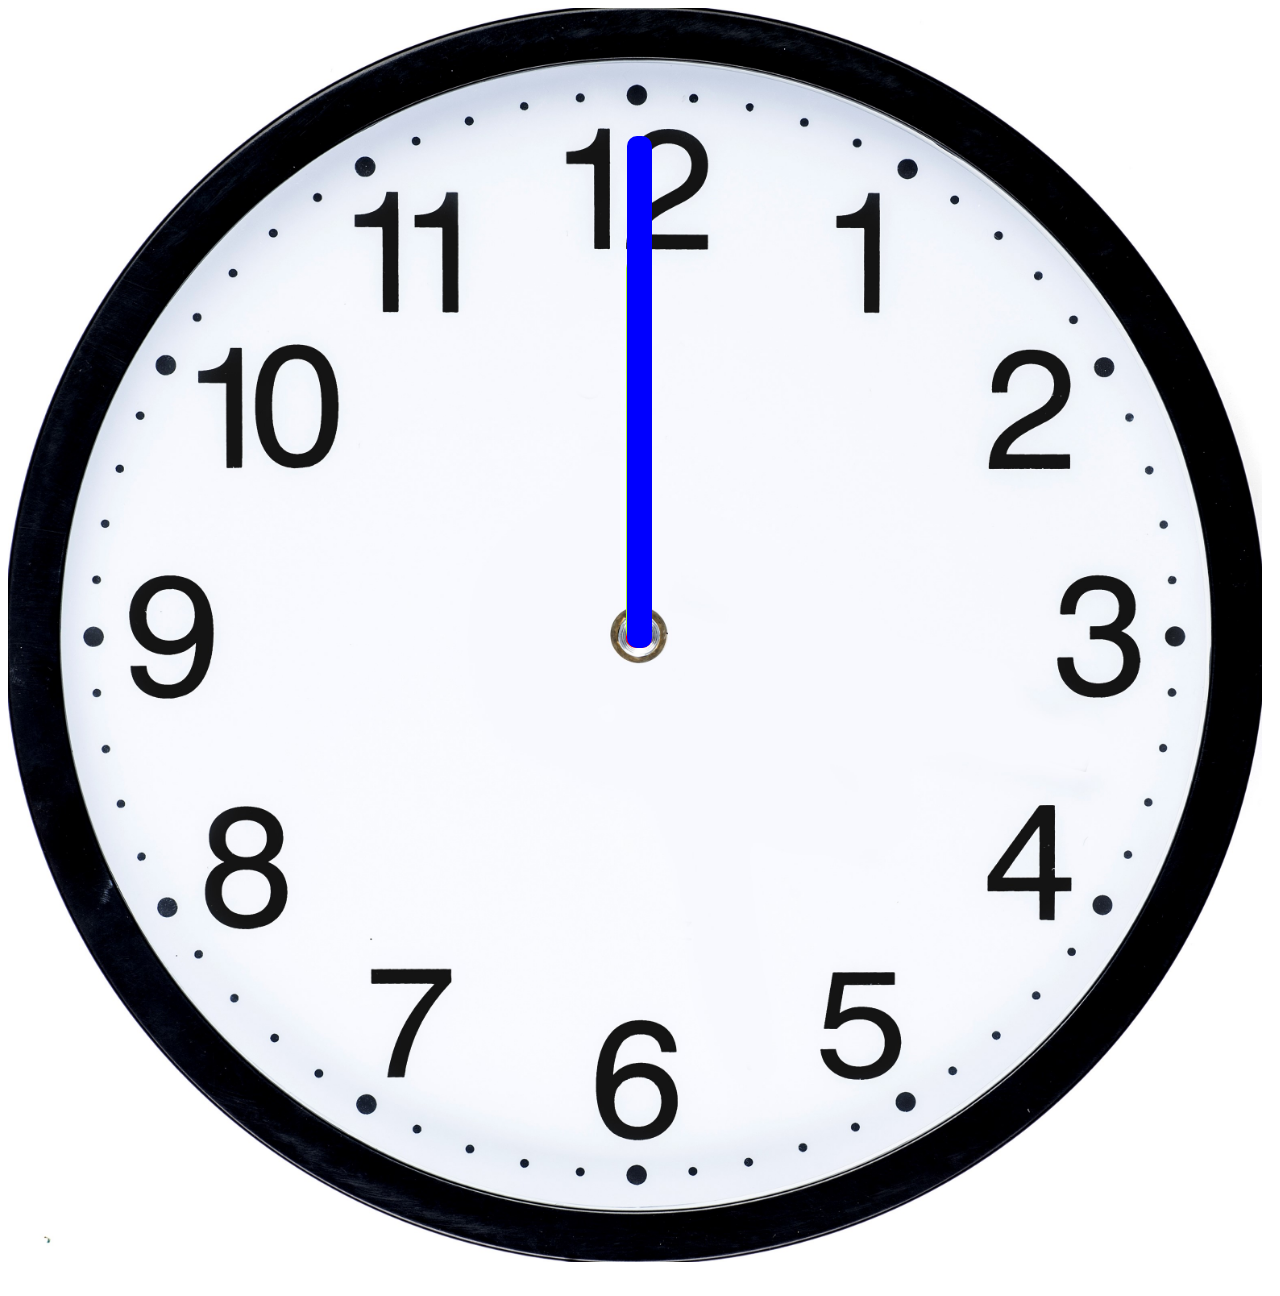
<file: Clock Project(WebD)/index.html>
<!DOCTYPE html>
<html lang="en">
<head>
    <meta charset="UTF-8">
    <meta http-equiv="X-UA-Compatible" content="IE=edge">
    <meta name="viewport" content="width=device-width, initial-scale=1.0">
    <title>Banergy Clock</title>
    <link rel="stylesheet" href="style.css">
    <script src="clock.js"></script>
</head>
<body>
    <div id="clockContainer">
        <div id="hour"></div>
        <div id="minute"></div>
        <div id="seconds"></div>
    </div>
    
</body>
</html>
</file>
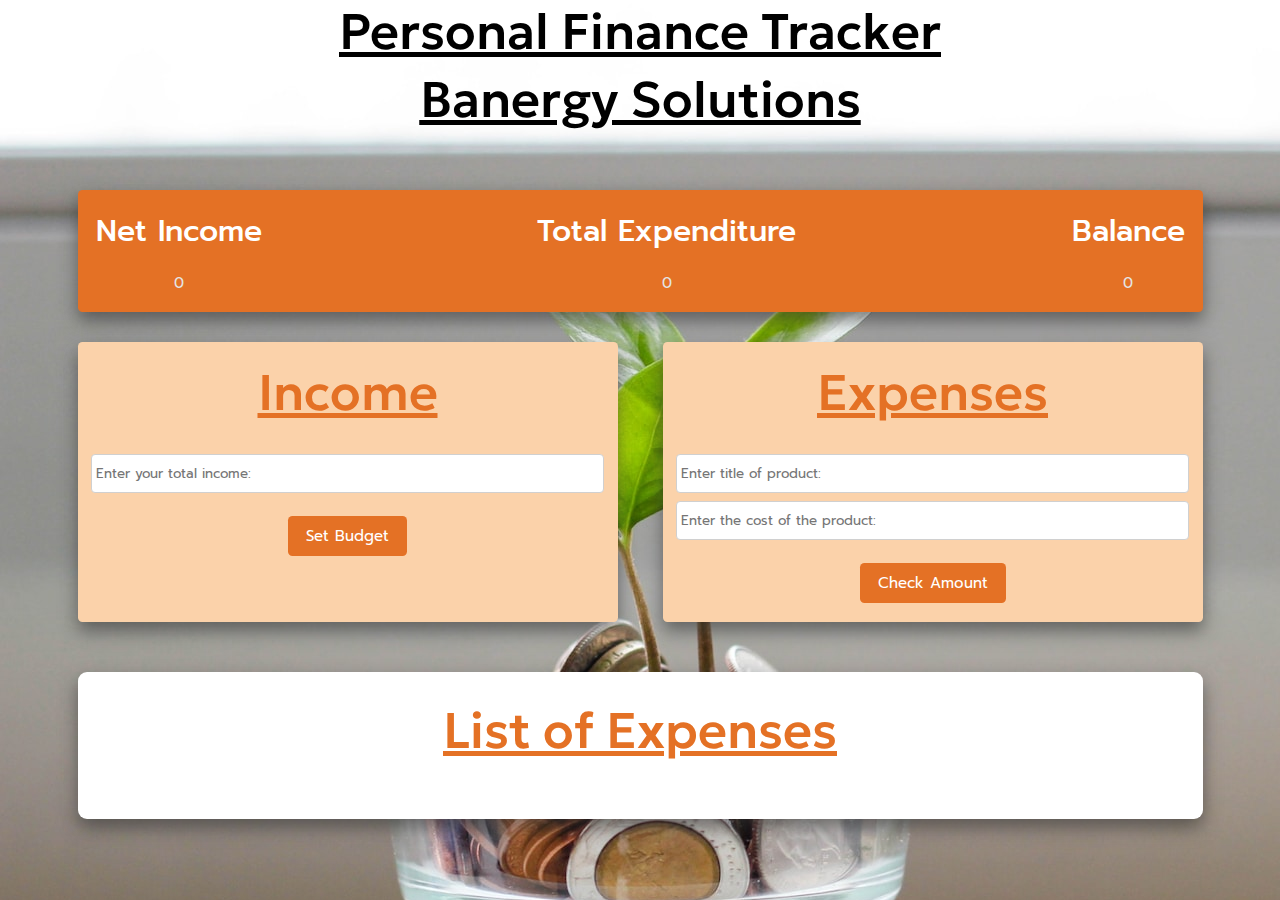
<file: Project_BudgetTracker/index.html>
<!DOCTYPE html>
<html lang="en">

<head>
    <meta charset="UTF-8">
    <meta http-equiv="X-UA-Compatible" content="IE=edge">
    <meta name="viewport" content="width=device-width, initial-scale=1.0">
    <title>Banergy Expense Tracker</title>

    <link rel="stylesheet" href="https://cdnjs.cloudflare.com/ajax/libs/font-awesome/6.4.0/css/all.min.css"
        integrity="sha512-iecdLmaskl7CVkqkXNQ/ZH/XLlvWZOJyj7Yy7tcenmpD1ypASozpmT/E0iPtmFIB46ZmdtAc9eNBvH0H/ZpiBw=="
        crossorigin="anonymous" referrerpolicy="no-referrer" />

    <link rel="stylesheet" href="style.css">
    <link rel="preconnect" href="https://fonts.googleapis.com">
    <link rel="preconnect" href="https://fonts.gstatic.com" crossorigin>
    <link href="https://fonts.googleapis.com/css2?family=Prompt&display=swap" rel="stylesheet">
    <link rel="preconnect" href="https://fonts.googleapis.com">
    <link rel="preconnect" href="https://fonts.gstatic.com" crossorigin>
    <link href="https://fonts.googleapis.com/css2?family=Geologica:wght@900&family=Prompt&display=swap"
        rel="stylesheet">

</head>

<body>
    <u>
        <h1>Personal Finance Tracker</h1>
        <h3>Banergy Solutions</h2>
    </u>
    <br>
    <div class="wrapper">
        <div class="container">
            <div class="output-container flex-space">
                <div>
                    <p>Net Income</p>
                    <span id="amount">0</span>
                </div>
                <div>
                    <p>Total Expenditure</p>
                    <span id="expenditure-value">0</span>
                </div>
                <div>
                    <p>Balance</p>
                    <span id="balance-amount">0</span>
                </div>
            </div>
            <div class="sub-container">
                <div class="total-amount-container">
                    <h3>Income</h3>
                    <p class="hide error" id="budget-error">Value canNOT be NULL or negative</p>
                    <input type="number" name="income" id="total-amount" placeholder="Enter your total income: " />
                    <button class="submit" id="total-amount-button" type="submit">Set Budget</button>
                </div>
                <div class="user-amount-container">
                    <h3>Expenses</h3>
                    <p class="hide error" id="prodct-title-error">
                        Values canNOT be NULL
                    </p>
                    <input type="text" class="product-title" id="product-title" name="expenses" id="product-title"
                        placeholder="Enter title of product: ">
                    <input type="number" class="user-amount" id="user-amount" name="cost"
                        placeholder="Enter the cost of the product: ">
                    <button class="submit" id="check-amount">Check Amount</button>
                </div>
            </div>

        </div>

        <div class="list">
            <h3>List of Expenses</h3>
            <div class="list-container" id="list">
            </div>
        </div>
    </div>
    </div>

    <script src="script.js"></script>

</body>

</html>
</file>
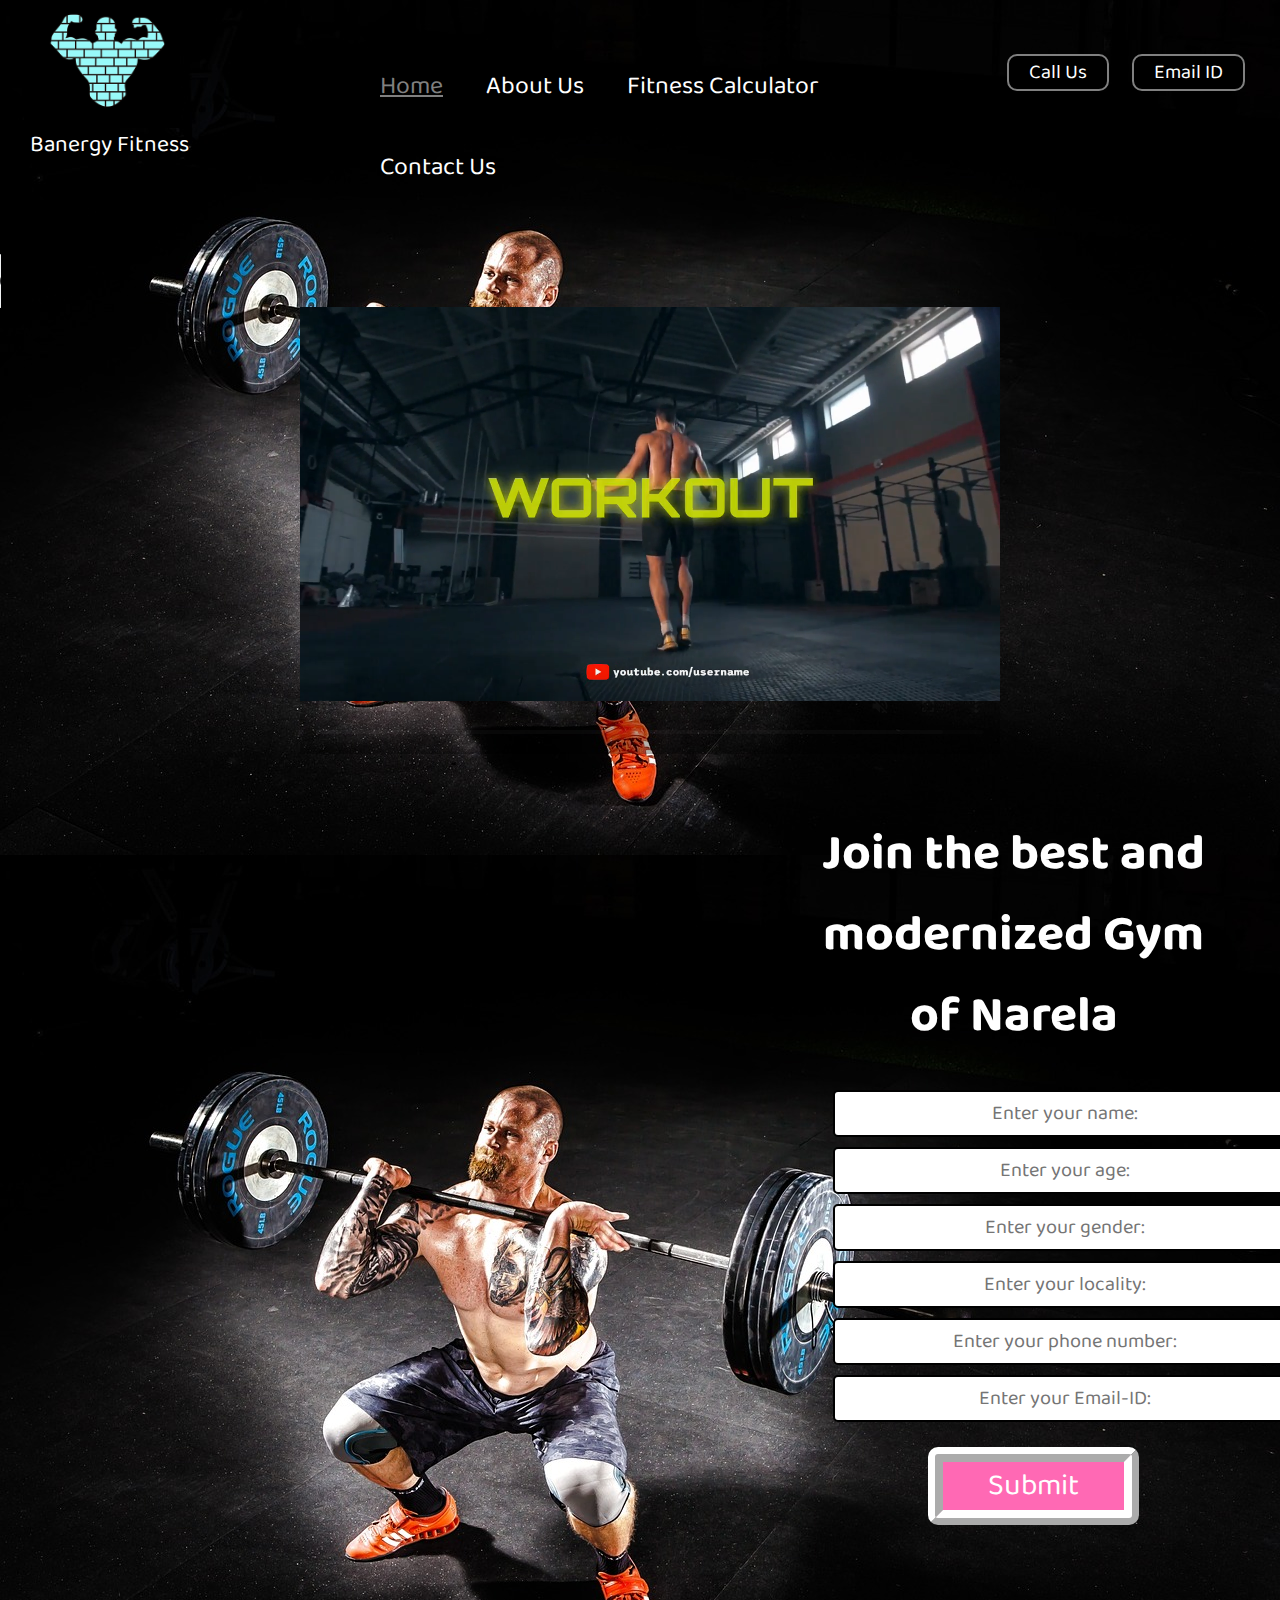
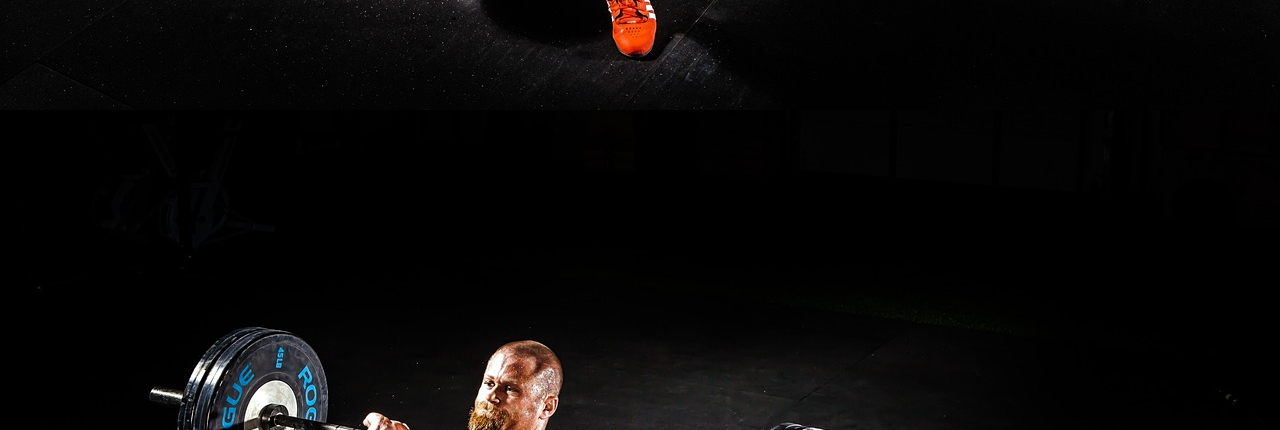
<file: Project_GYM/index.html>
<!-- NOTES OF GYM Website: 
some helpful websites:
    https://blog.hubspot.com/website/css-fade-in#text-transition

    https://www.w3schools.com/css/css_border.asp

    https://bytutorial.com/blogs/css3/how-to-create-blinking-background-color-and-text-using-css3-animation#:~:text=To%20make%20the%20blinking%20background,different%20in%202%2Dsecond%20duration.

-->

<!-- background: url('folder_name/image_filename.jpg') 
        used to give background image -->

<!-- keep borders initially to locate where each element is heading to after each changes*/ -->

<!-- /* to center an element with margin auto: 3 conditions reequired->
1. display:block 
2. width: w%
3. margin: mpx auto*/


/* display: inline-block 
allows the element to be inline and also allows us to set its height and width*/ -->


<!-- /* CSS invert function: to invert the color from black to white and vice versa.

The invert() function requires an argument to be passed to it. This argument determines the proportion of the conversion that's applied to the image. The argument can be either a percentage value or a number.

The CSS invert() function is used with the filter property to invert the samples in an image.*/ -->


<!-- /* Difference between Margin and Padding:
In CSS, a margin is the space around an element's border, while padding is the space between an element's border and the element's content. Put another way, the margin property controls the space outside an element, and the padding property controls the space inside an element */


/* cursor:pointer
hover upon the element changes cursor from arrow to pointer  */ -->


<!DOCTYPE html>
<html lang="en">

<head>
    <meta charset="UTF-8">
    <meta http-equiv="X-UA-Compatible" content="IE=edge">
    <meta name="viewport" content="width=device-width, initial-scale=1.0">
    <title>Banergy Fitness</title>
</head>

<!-- for change of font to 'Baloo Bhai 2' -->
<link rel="preconnect" href="https://fonts.googleapis.com">
<link rel="preconnect" href="https://fonts.gstatic.com" crossorigin>
<link href="https://fonts.googleapis.com/css2?family=Baloo+Bhai+2&display=swap" rel="stylesheet">

<link rel="stylesheet" href="CSS/style.css">

<!-- background: url('folder_name/image_filename.jpg') 
        used to give background image -->

<style>
    /* CSS Reset */
    body {
        margin: 0px;
        padding: 0px;
        background: url('Images/bg.jpg');
        width: 100%;
        height: 2000px;
        color: white;

        /* CSS statement to specify desired font family */
        font-family: 'Baloo Bhai 2', cursive;
    }

    /* border: 2px solid yellow; 
    keep borders initially to locate where each element is heading to after each changes*/

    .left {
        display: inline-block;
        position: absolute;
        left: 30px;
        top: -22px;
        opacity: 100%;

        /* border: 2px solid red; */
    }

    /* to center an element with margin auto: 3 conditions reequired->
    1. display:block 
    2. width: w%
    3. margin: mpx auto*/

    /* display: inline-block 
    allows the element to be inline and also allows us to set its height and width*/

    .mid {
        display: block;
        width: 50%;
        margin: 30px auto;
        /* border: 2px solid yellow; */
    }

    .right {
        display: inline-block;
        position: absolute;
        right: 25px;
        top: 55px;

        /* border: 2px solid white; */
    }

    .navbar {
        display: inline-block;
    }

    .navbar li {
        display: inline-block;
        font-size: 25px;
    }

    .navbar li a {
        display: inline-block;
        color: white;

        /* to remove linked highlighting */
        text-decoration: none;

        padding: 20px 20px;
    }

    .navbar li a:hover,
    .navbar li a.active {
        text-decoration: underline;
        color: gray;
    }

    /* CSS invert function: to invert the color from black to white and vice versa.

    The invert() function requires an argument to be passed to it. This argument determines the proportion of the conversion that's applied to the image. The argument can be either a percentage value or a number.
    
    The CSS invert() function is used with the filter property to invert the samples in an image.*/

    .left img {
        width: 150px;
        filter: invert(100%);
    }

    .left div {
        text-align: center;
        line-height: 16px;
        font-size: 23px;
    }

    .left:hover {
        opacity: 50%;
        transition: opacity 1s;
    }

    /* Difference between Margin and Padding:
    In CSS, a margin is the space around an element's border, while padding is the space between an element's border and the element's content. Put another way, the margin property controls the space outside an element, and the padding property controls the space inside an element */

    /* cursor:pointer
    hover upon the element changes cursor from arrow to pointer  */

    .btn {
        margin: -1px 10px;
        background-color: black;
        color: white;
        padding: 0px 20px;
        border: 2px solid gray;
        border-radius: 10px;
        font-size: 20px;
        cursor: pointer;
        font-family: 'Baloo Bhai 2', cursive;
    }

    .btn:hover {
        background-color: grey;
    }

    .container {
        /* border: 2px solid white; */

        margin: -43px 5px;
        padding: 60px 50px;
        width: 33%;
        border-radius: 10px;
        float: right;
    }

    .form-group input {
        display: block;
        background-color: white;
        font-size: 20px;
        text-align: center;
        width: 450px;
        padding: 5px;
        border: 2px solid black;
        border-radius: 5px;
        margin: 10px 30px;
        color: black;
        font-family: 'Baloo Bhai 2', cursive;
    }

    .container button{        
        display: inline-block;
        margin: 15px 119px 15px 125px;
        background-color: hotpink;
        width: 50%;
        border: 15px ridge white;
        font-size: 30px;
        animation: blinkingBackground 2s infinite;
    }

    @keyframes blinkingBackground{
		0%		{ background-color: #ffffff;}
		25%		{ background-color: #1056c0;}
		50%		{ background-color: #ef0a1a;}
		75%		{ background-color: #ffb301;}
		100%	{ background-color: #1aff01;}
    }

    .container h1 {
        text-align: center;
        font-size: 50px;
        /* animation: fadeIn 5s; */
        animation: animate 2s linear infinite;
    }

    @keyframes animate{
   0%{opacity: 0;}
   50%{opacity: 1;}
   100%{opacity: 0;}
}

audio{
    display: block;
    float:inline-start;
    /* margin: auto; */
}

video{
    display: inline-block;
}
/* for video in background */
/* @media (max-aspect-ratio: 16/9){
    video{
        width: auto;
        height: 100%;
    }
} */

</style>

<body>
    <header class="header">
        <div class="left">
            <!-- left box for logo -->
            <img src="Images/gym_logo.webp" alt="gym_logo">
            <div>Banergy Fitness</div>
        </div>

        <div class="mid">
            <!-- mid box for navbar -->
            <ul class="navbar">
                <li><a href="#" class="active">Home</a></li>
                <li><a href="#">About Us</a></li>
                <li><a href="#">Fitness Calculator</a></li>
                <li><a href="#">Contact Us</a></li>
            </ul>
        </div>

        <div class="right">
            <!-- right box for buttons -->
            <button class="btn">Call Us</button>
            <button class="btn">Email ID</button>
        </div>
    </header>

    <!-- use of AUDIO tag in HTML -->
    <audio autoplay controls src="gym_intro_audio.m4a" type="audio/mpeg">Welcome sound</audio>

    <!-- <script type="text/javascript">
        window.onload = function(){   
            document.getElementById("gym_audio").play();
        }
    </script> -->

    <!-- use of VIDEO tag in HTML -->
    <video width = "700px" height = "500px" controls preload="auto" muted loop autoplay><source src="gym_intro_video.mp4" type="video/mp4"></video>

    <!-- form action to be filled needs back end which is unvailable now, so noaction.php -->
    <div class="container">
        <h1>Join the best and modernized Gym of Narela</h1>
        <form action="noaction.php">
            <div class="form-group">
                <input type="text" name="" placeholder="Enter your name:">
            </div>
            <div class="form-group">
                <input type="text" name="" placeholder="Enter your age:">
            </div>
            <div class="form-group">
                <input type="text" name="" placeholder="Enter your gender:">
            </div>
            <div class="form-group">
                <input type="text" name="" placeholder="Enter your locality:">
            </div>
            <div class="form-group">
                <input type="text" name="" placeholder="Enter your phone number:">
            </div>
            <div class="form-group">
                <input type="text" name="" placeholder="Enter your Email-ID:">
            </div>

            <button class="btn">Submit</button>
        </form>
    </div>
</body>

</html>
</file>
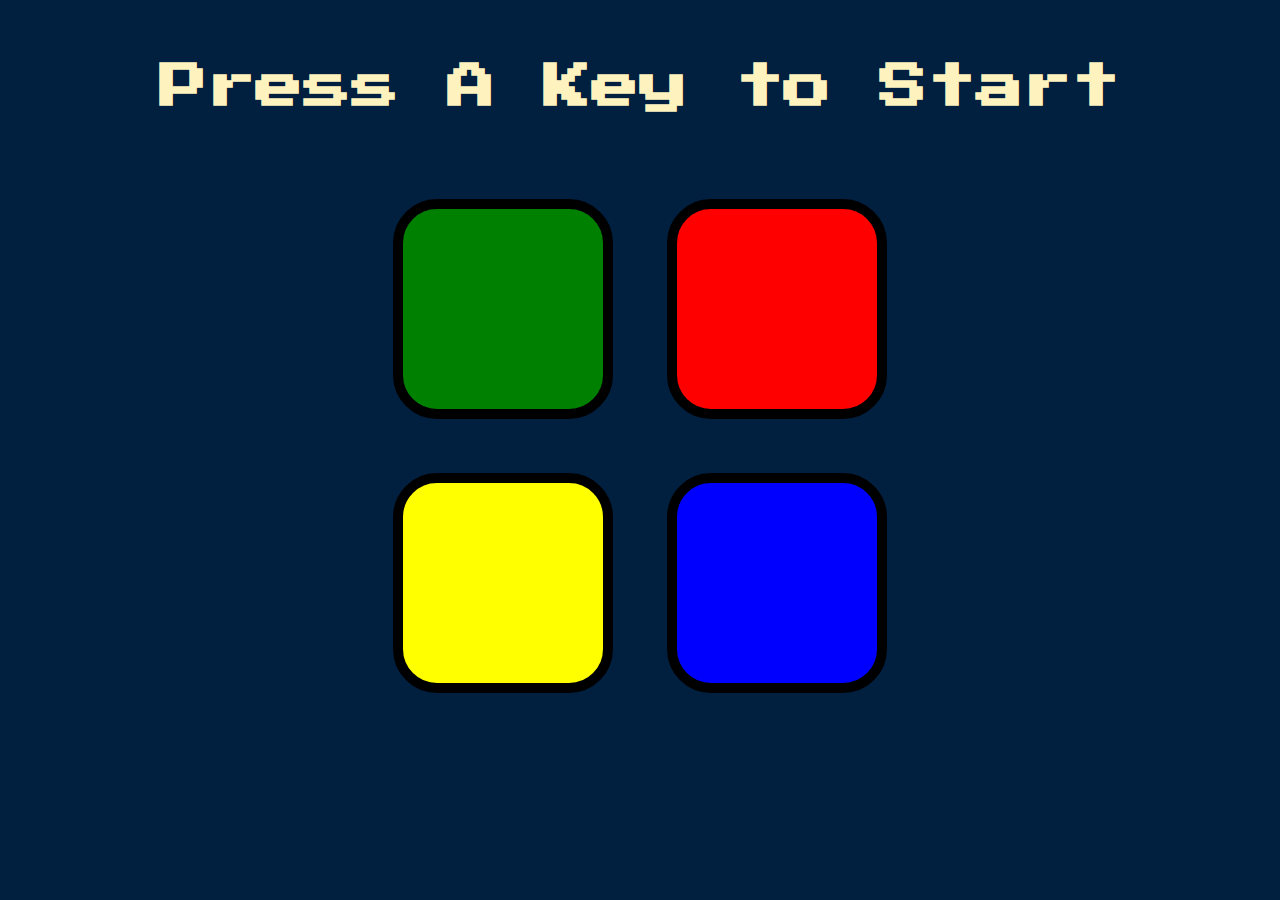
<file: Project_SimonGame/Simon Game Challenge Step 1 Answer/index.html>
<!DOCTYPE html>
<html lang="en" dir="ltr">

<head>
  <meta charset="utf-8">
  <title>Simon</title>
  <link rel="stylesheet" href="styles.css">
  <link href="https://fonts.googleapis.com/css?family=Press+Start+2P" rel="stylesheet">
</head>

<body>
  <h1 id="level-title">Press A Key to Start</h1>
  <div class="container">
    <div lass="row">

      <div type="button" id="green" class="btn green">

      </div>

      <div type="button" id="red" class="btn red">

      </div>
    </div>

    <div class="row">

      <div type="button" id="yellow" class="btn yellow">

      </div>
      <div type="button" id="blue" class="btn blue">

      </div>

    </div>

  </div>

  <script src="https://ajax.googleapis.com/ajax/libs/jquery/3.3.1/jquery.min.js"></script>
  <script src="game.js" charset="utf-8"></script>

</body>

</html>
</file>
<file: Clock Project(WebD)/style.css>
/* 
background: url() NOT WORKING
Soln: Generally, you should have some content within the section tag or you can set in .pic1 class */


/* The background-size property specifies the size of the background images. */

/* BE CAREFUL TO CHECK RESPONSIVITY of the webpage after all changes */

/* function func() {
    console.log("Ran")
}

setInterval(func, 1000) //Runs the "func" function every second */

#clockContainer{
    /* hands position adjust relative to the position of the clock */
    position: relative;

    /* to get idea of the adjusments */
    /* border: 2px solid red; */

    /*center karne ke liye*/
    margin:auto;    

    /* to fill content so that clockContainer is functional*/
    height: 100vw;
    width: 100vw;

    /* adding image of clock template*/
    background: url("clock.jpg") no-repeat;
    background-size: 98%;
}

#hour, #minute, #seconds{
    position: absolute;
    background: black;
    border-radius: 10px;


    /* The transform-origin property allows you to change the position of transformed elements. 2D transformations can change the x - and y - axis of an element. 3D transformations can also change the z - axis of an element. */
    transform-origin: bottom;
}

#hour {
    width: 2%;
    height: 20%;
    left: 48.30%;
    top: 30%;
    background-color: red;

    /* to switch on and off the properties */
    /* display: none; */
}

#minute {
    width: 2%;
    height: 30%;
    left: 48.30%;
    top: 19.5%;
    background-color: greenyellow;
    /* to switch on and off the properties */
    /* display: none; */
}

#seconds {
    width: 2%;
    height: 40%;
    left: 48.35%;
    top: 10%;
    background-color: blue;

    /* to switch on and off the properties */
    /* display: none; */
}
</file>
<file: Project_BudgetTracker/style.css>
*{
    padding: 0;
    margin: 0;
    box-sizing: border-box;
    font-family: 'Prompt', sans-serif;    
}

body{
    background-image: url("img4.jpg");
}

h1, h3{
    text-align: center;
    margin-bottom: 5px;
    font-size: 50px;
    font-weight: 500;
    font-family: 'Geologica', sans-serif;
    text-decoration-line: underline;
}

.wrapper{
    width: 100%;
    font-size: 15px;
    max-width: 75em;
    margin: 1em auto;
}

.container{
    width: 100%;
    margin-bottom: 50px;
    /* position: absolute; */
    /* z-index: 1;  */
}

.sub-container{
    width: 100%;
    display: grid;
    grid-template-columns: 1fr 1fr;
    gap: 3em;
}

.flex{
    display: flex;
    align-items: center;
}

.flex-space{
    display: flex;
    justify-content: space-between;
    align-items: center;
}

.wrapper h3{
    color: #e47125;
    font-weight: 500;
    margin-bottom: 0.6em;
}

.container input{
    display: block;
    width: 100%;
    padding: 0.6em 0.3em;
    border: 1px solid #d0d0d0;
    border-radius: 0.3em;
    color: #414a67;
    outline: none;
    font-weight: 400;
    margin-bottom: 0.6em;
}

.container input:focus{
    border-color: #e47125;
}

.total-amount-container, .user-amount-container{
    background-color: #fbd2aa;
    padding: 1.25em 0.9em;
    border-radius: 0.3em;
    box-shadow: 0 0.6em 1.2em rgba(50, 50, 50, 0.6);
    text-align: center;
    align-items: center;
}

.output-container{
    background-color: #e47125;
    color: #ffffff;
    border-radius: 0.3em;   
    box-shadow: 0 0.6em 1.2em rgba(50, 50, 50, 0.6);
    font-weight: 500;
    margin: 2em 0;
    padding: 1.2em;
}

.output-container p{
    font-weight: 500;
    margin-bottom: 0.6em;
    font-size: 30px;
}

.output-container span{
    display: block;
    text-align: center;
    font-weight: 400;
    color: #e5e5e5;
    font-size: 15px;
}

.submit{
    font-size: 1em;
    margin-top: 1em;
    background-color: #e47125;
    border: none;
    outline: none;
    color: #ffffff;
    padding: 0.6em 1.2em;
    border-radius: 0.3em;
    cursor: pointer;
}

.list{
    background-color: #ffffff;
    padding: 1.8em 1.2em;
    box-shadow: 0 0.6em 1.2em rgba(50, 50, 50, 0.6);
    border-radius: 0.6em;
}

.sublist-content{
    width: 100%;
    border-left: 0.3em solid #e47125;
    margin-bottom: 0.6em;
    padding: 0.5em 0;
}

.product{
    font-weight: 500;
    margin-left: 1.5em;
    color: #363d55;
}

.amount{
    color: #414a67;
    margin-left: 20%;
}

.icons-container{
    width: 5em;
    margin: 1.2em;
    align-items: center;
}

.product-title{
    margin-bottom: 1em;
}

.hide{
    display: none;
}

.error{
    color: #e47125;
}

.edit, .delete{
    background-color: transparent;
    cursor: pointer;
    margin-right: 1.5em;
    border: none;
    color:#e47125;
}

@media screen and (max-width: 600px) {
    .wrapper{
        font-size: 14px;
    }

    .sub-container{
        grid-template-columns: 1fr;
    }
    
}
</file>
<file: Project_SimonGame/Simon Game Challenge Step 1 Answer/styles.css>
body {
  text-align: center;
  background-color: #011F3F;
}

#level-title {
  font-family: 'Press Start 2P', cursive;
  font-size: 3rem;
  margin:  5%;
  color: #FEF2BF;
}

.container {
  display: block;
  width: 50%;
  margin: auto;

}

.btn {
  margin: 25px;
  display: inline-block;
  height: 200px;
  width: 200px;
  border: 10px solid black;
  border-radius: 20%;
}

.game-over {
  background-color: red;
  opacity: 0.8;
}

.red {
  background-color: red;
}

.green {
  background-color: green;
}

.blue {
  background-color: blue;
}

.yellow {
  background-color: yellow;
}

.pressed {
  box-shadow: 0 0 20px white;
  background-color: grey;
}
</file>
<file: Project_GYM/CSS/style.css>
/* CSS Reset */
    body {
        margin: 0px;
        padding: 0px;
        background: url('Images/bg.jpg');
        width: 100%;
        height: 1000px;
        color: white;

        /* CSS statement to specify desired font family */
        font-family: 'Baloo Bhai 2', cursive;
    }

    /* border: 2px solid yellow; 
    keep borders initially to locate where each element is heading to after each changes*/

    .left {
        display: inline-block;
        position: absolute;
        left: 30px;
        top: -22px;
        opacity: 100%;

        /* border: 2px solid red; */
    }

    /* to center an element with margin auto: 3 conditions reequired->
    1. display:block 
    2. width: w%
    3. margin: mpx auto*/

    /* display: inline-block 
    allows the element to be inline and also allows us to set its height and width*/

    .mid {
        display: block;
        width: 50%;
        margin: 18px 10px 12px 345px;

        /* border: 2px solid yellow; */
    }

    .right {
        display: inline-block;
        position: absolute;
        right: 25px;
        top: 55px;

        /* border: 2px solid white; */
    }

    .navbar {
        display: inline-block;
    }

    .navbar li {
        display: inline-block;
        font-size: 25px;
    }

    .navbar li a {
        display: inline-block;
        color: white;

        /* to remove linked highlighting */
        text-decoration: none;

        padding: 20px 20px;
    }

    .navbar li a:hover,
    .navbar li a.active {
        text-decoration: underline;
        color: gray;
    }

    /* CSS invert function: to invert the color from black to white and vice versa.

    The invert() function requires an argument to be passed to it. This argument determines the proportion of the conversion that's applied to the image. The argument can be either a percentage value or a number.
    
    The CSS invert() function is used with the filter property to invert the samples in an image.*/

    .left img {
        width: 150px;
        filter: invert(100%);
    }

    .left div {
        text-align: center;
        line-height: 16px;
        font-size: 23px;
    }

    .left:hover {
        opacity: 50%;
        transition: opacity 1s;
    }

    /* Difference between Margin and Padding:
    In CSS, a margin is the space around an element's border, while padding is the space between an element's border and the element's content. Put another way, the margin property controls the space outside an element, and the padding property controls the space inside an element */

    /* cursor:pointer
    hover upon the element changes cursor from arrow to pointer  */

    .btn {
        margin: -1px 10px;
        background-color: black;
        color: white;
        padding: 0px 20px;
        border: 2px solid gray;
        border-radius: 10px;
        font-size: 20px;
        cursor: pointer;
        font-family: 'Baloo Bhai 2', cursive;
    }

    .btn:hover {
        background-color: grey;
    }

    .container {
        /* border: 2px solid white; */

        margin: -43px 5px;
        padding: 60px 50px;
        width: 33%;
        border-radius: 10px;
        float: right;
    }

    .form-group input {
        display: block;
        background-color: white;
        font-size: 20px;
        text-align: center;
        width: 450px;
        padding: 5px;
        border: 2px solid black;
        border-radius: 5px;
        margin: 10px 30px;
        color: black;
        font-family: 'Baloo Bhai 2', cursive;
    }

    .container button{        
        display: inline-block;
        margin: 16px 41px;
        background-color: hotpink;
        width: 90%;
        border: 15px ridge white;
        font-size: 35px;
        animation: blinkingBackground 2s infinite;
    }

    @keyframes blinkingBackground{
		0%		{ background-color: #10c018;}
		25%		{ background-color: #1056c0;}
		50%		{ background-color: #ef0a1a;}
		75%		{ background-color: #254878;}
		100%	        { background-color: #04a1d5;
        }
    }

    .container h1 {
        text-align: center;
        font-size: 50px;
        /* animation: fadeIn 5s; */
        animation: animate 3s linear infinite;
    }
/*
    @keyframes fadeIn {
         0% { opacity: 0; }
        50% { opacity: 1; }
    }
*/
    @keyframes animate{
   0%{
     opacity: 0;
   }
   50%{
     opacity: 0.7;
   }
   100%{
     opacity: 0;
   }
 }
</file>
